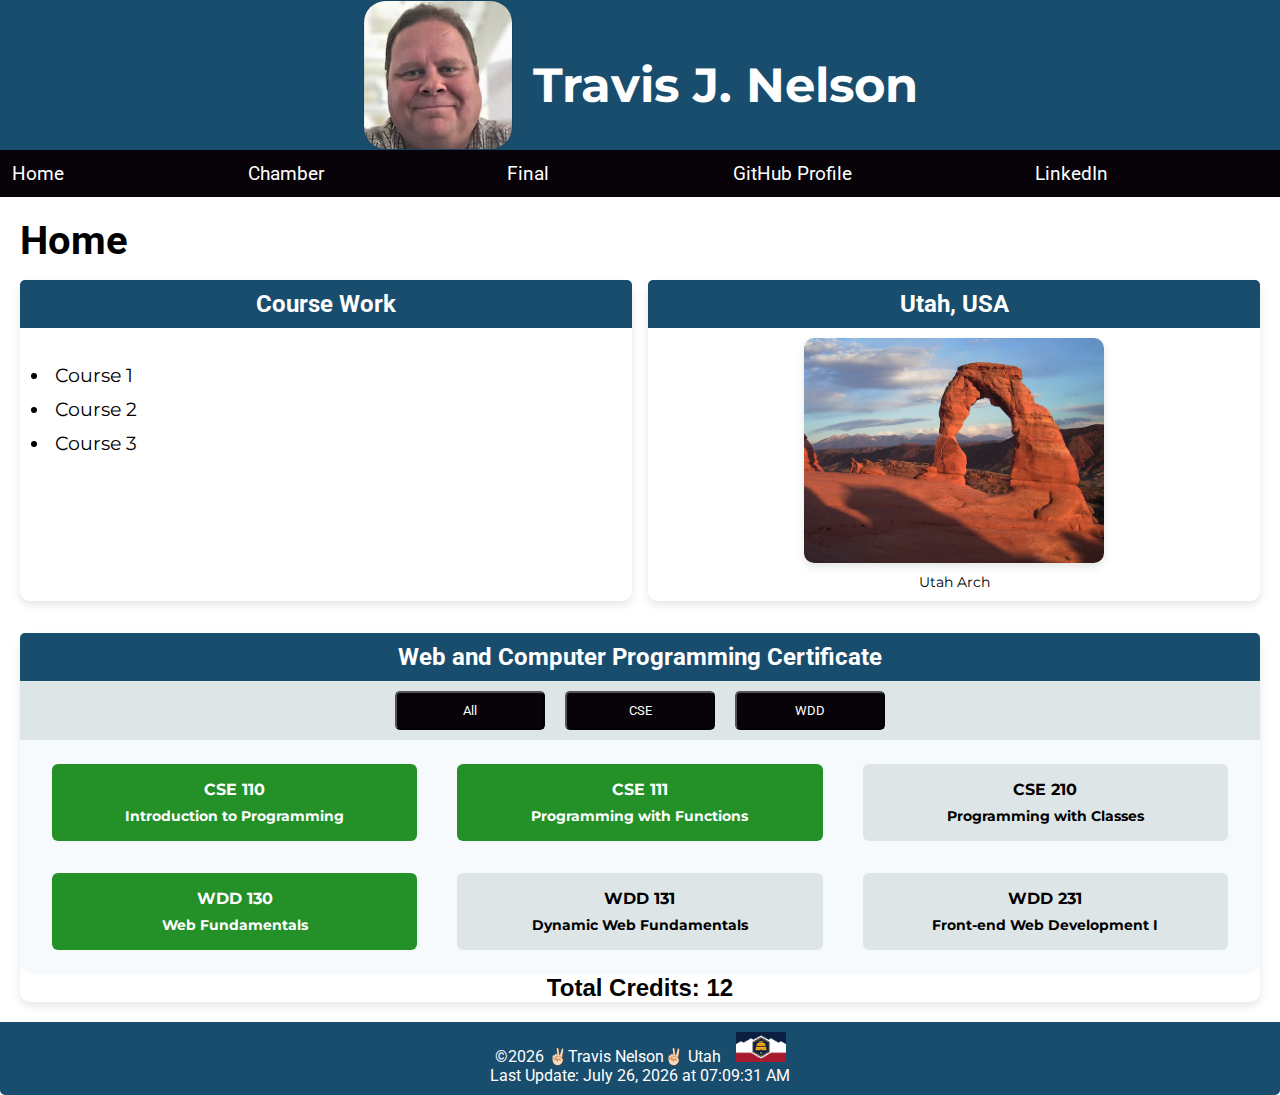
<file: index.html>
<!DOCTYPE html>
<html lang="en-US">

<head>
  <meta charset="UTF-8">
  <meta name="viewport" content="width=device-width, initial-scale=1.0">
  <meta name="author" content="Travis Nelson">
  <meta name="description" content="WDD 231 - Web Frontend Development I | Travis Nelson | To showcase my work in WDD231">
  <title>WDD 231 - Web Frontend Development I - Travis Nelson</title>
  <link rel="preconnect" href="https://fonts.googleapis.com">
  <link rel="preconnect" href="https://fonts.gstatic.com" crossorigin>
  <link rel="icon" type="image/x-icon" href="images/favicon.ico">
  <link rel="stylesheet" href="styles/base.css">
  <link
      href="https://fonts.googleapis.com/css2?family=Montserrat:ital,wght@0,100..900;1,100..900&family=Roboto:ital,wght@0,100..900;1,100..900&display=swap"
      rel="stylesheet">
  <script src="scripts/date.js" defer></script>
  <script src="scripts/course.js" defer></script>
  <script src="scripts/navigation.js" defer></script>
</head>

<body>
<header>
  <span id="page-header">
    <img id="profileImage" src="images/profile.jpg" alt="Travis Nelson">
    <h1>Travis J. Nelson</h1>
  </span>
  <div class="trigram">☰</div>
  <div class="cross">╳</div>
</header>
<nav class="navigation">
  <ul id="nav-list">
    <li><a href="#">Home</a></li>
    <li><a href="#">Chamber</a></li>
    <li><a href="#">Final</a></li>
    <li><a target="_blank" href="https://github.com/BYUI-LogicLover">GitHub Profile</a></li>
    <li><a target="_blank" href="http://www.linkedin.com/in/wrapperclass">LinkedIn</a></li>
  </ul>
</nav>
<main>
  <h1>Home</h1>
  <div class="main-content">
    <section class="left-section">
      <h2>Course Work</h2>
      <ul>
        <li>Course 1</li>
        <li>Course 2</li>
        <li>Course 3</li>
      </ul>
    </section>
    <section class="right-section">
      <h2>Utah, USA</h2>
      <figure>
        <img src="images/arch-sunset.jpg" alt="Utah Arch" class="utah-image">
        <figcaption>Utah Arch</figcaption>
      </figure>
    </section>
  </div>
  <section class="bottom-section">
    <h2>Web and Computer Programming Certificate</h2>
    <div class="courses-nav">
      <button id="all-button" type="button" class="active">All</button>
      <button id="cse-button" type="button">CSE</button>
      <button id="wdd-button" type="button">WDD</button>
    </div>
    <div id="courses" class="display-courses"></div>
    <div id="total-credits" class="display-credits"></div>
  </section>
</main>
<footer>
  <p>&copy;<span id="currentYear"></span>&nbsp;✌🏻Travis Nelson✌🏻&nbsp;Utah<img id="flag" src="images/utah-flag.jpg" alt="Utah Flag"></p>
  <p>Last Update: <span id="lastModified"></span></p>
</footer>
</body>
</html>
</file>
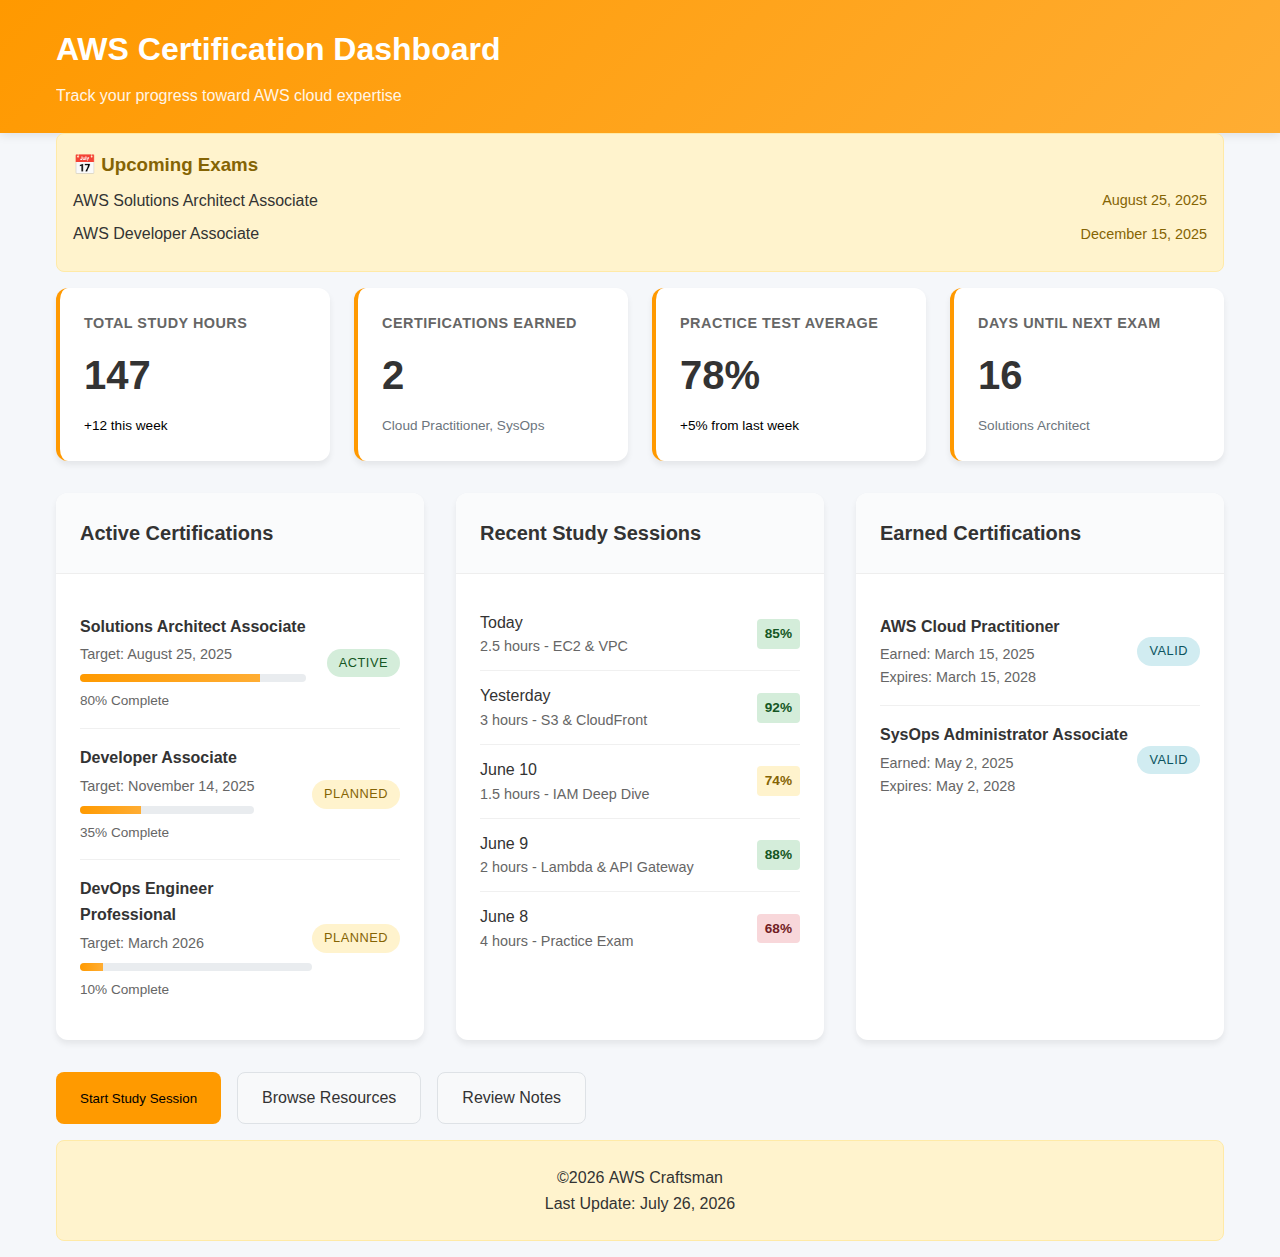
<file: project/index.html>
<!DOCTYPE html>
<html lang="en">
<head>
  <meta charset="UTF-8">
  <meta name="viewport" content="width=device-width, initial-scale=1.0">
  <meta name="author" content="Travis Nelson">
  <meta name="description" content="WDD 131 - Final Project | Travis Nelson | AWS Craftsman">
  <link rel="icon" type="image/x-icon" href="images/favicon.png">
  <link rel="stylesheet" href="styles/base.css">
  <link rel="preconnect" href="https://fonts.googleapis.com">
  <link rel="preconnect" href="https://fonts.gstatic.com" crossorigin>
  <link
      href="https://fonts.googleapis.com/css2?family=Montserrat:ital,wght@0,100..900;1,100..900&family=Roboto:ital,wght@0,100..900;1,100..900&display=swap"
      rel="stylesheet" media="print">
  <script src="scripts/date.js" defer></script>
  <script src="scripts/dashboard.js" defer></script>
  <title>AWS Certification Dashboard</title>
</head>
<body>
  <div class="header">
    <div class="container">
      <h1>AWS Certification Dashboard</h1>
      <p>Track your progress toward AWS cloud expertise</p>
    </div>
  </div>

  <div class="container">
    <div class="upcoming-exams">
    </div>

    <div class="stats-overview">
    </div>

    <div class="dashboard-grid">
      <div class="card">
        <div class="card-header">
          <h2>Active Certifications</h2>
        </div>
        <div class="card-content">
        </div>
      </div>

      <div class="card">
        <div class="card-header">
          <h2>Recent Study Sessions</h2>
        </div>
        <div class="card-content">
        </div>
      </div>

      <div class="card">
        <div class="card-header">
          <h2>Earned Certifications</h2>
        </div>
        <div class="card-content">
        </div>
      </div>
    </div>

    <div class="quick-actions">
      <button onclick="startStudySession()" class="btn btn-primary">Start Study Session</button>
      <a href="resources.html" class="btn btn-secondary">Browse Resources</a>
      <a href="notes.html" class="btn btn-secondary">Review Notes</a>
    </div>

    <div class="footer">
      <div class="footer-item">
        <div>&copy;<span id="currentYear"></span>&nbsp;AWS Craftsman</div>
        <div>Last Update: <span id="lastModified"></span></div>
      </div>
    </div>
  </div>
</body>
</html>
</file>
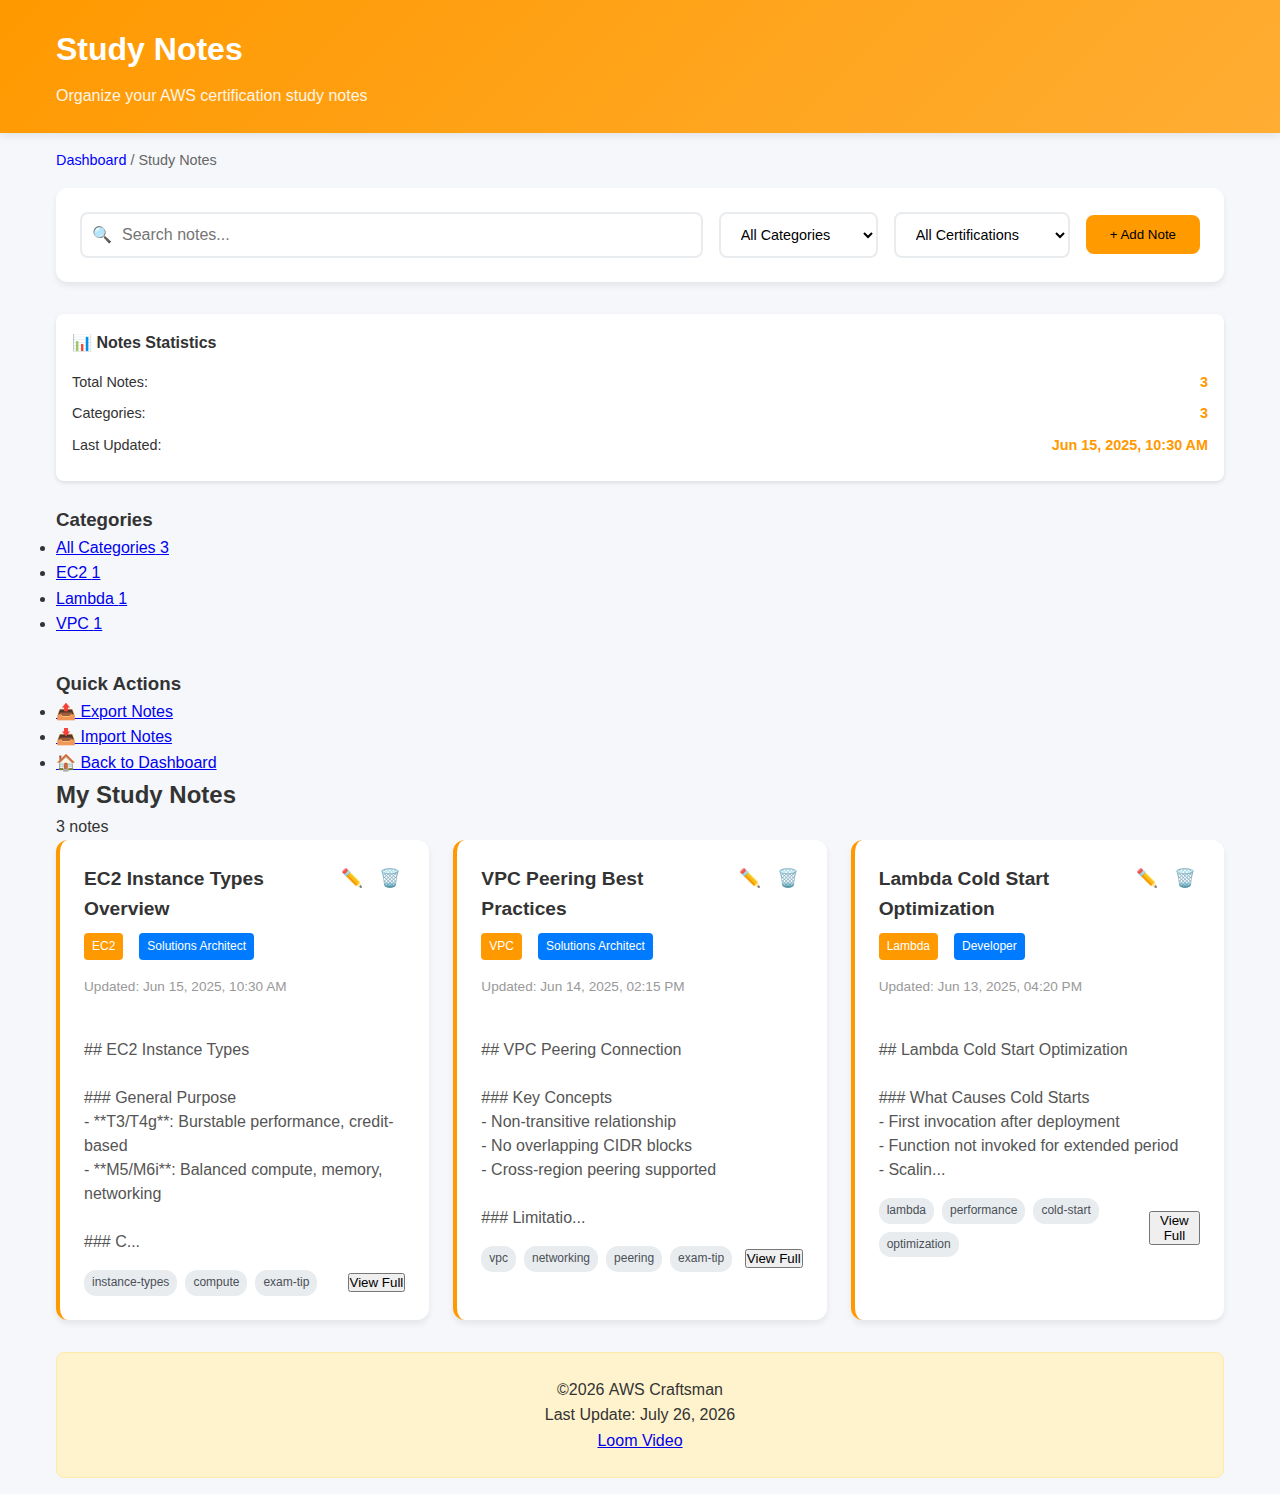
<file: project/notes.html>
<!DOCTYPE html>
<html lang="en">
<head>
  <meta charset="UTF-8">
  <meta name="viewport" content="width=device-width, initial-scale=1.0">
  <meta name="author" content="Travis Nelson">
  <meta name="description" content="WDD 131 - Final Project | Travis Nelson | AWS Craftsman">
  <link rel="preconnect" href="https://fonts.googleapis.com">
  <link rel="preconnect" href="https://fonts.gstatic.com" crossorigin>
  <link rel="icon" type="image/x-icon" href="images/favicon.png">
  <link rel="stylesheet" href="styles/base.css">
  <link
      href="https://fonts.googleapis.com/css2?family=Montserrat:ital,wght@0,100..900;1,100..900&family=Roboto:ital,wght@0,100..900;1,100..900&display=swap"
      rel="stylesheet">
  <script src="scripts/date.js" defer></script>
  <script src="scripts/notes.js" defer></script>
  <title>Study Notes - AWS Craftsman</title>
</head>
<body>
<div class="header">
  <div class="container">
    <h1>Study Notes</h1>
    <p>Organize your AWS certification study notes</p>
  </div>
</div>

<div class="container">
  <div class="breadcrumb">
    <a href="index.html">Dashboard</a> / Study Notes
  </div>

  <div class="notes-controls">
    <div class="controls-row">
      <div class="search-box">
        <span class="search-icon">🔍</span>
        <input type="text" id="searchNotes" placeholder="Search notes...">
      </div>
      <div class="filter-group">
        <select id="categoryFilter" class="filter-select">
          <option value="">All Categories</option>
          <option value="EC2">EC2</option>
          <option value="S3">S3</option>
          <option value="VPC">VPC</option>
          <option value="Lambda">Lambda</option>
          <option value="IAM">IAM</option>
          <option value="CloudFormation">CloudFormation</option>
          <option value="RDS">RDS</option>
          <option value="Other">Other</option>
        </select>
        <select id="certificationFilter" class="filter-select">
          <option value="">All Certifications</option>
          <option value="Solutions Architect">Solutions Architect</option>
          <option value="Developer">Developer</option>
          <option value="SysOps">SysOps</option>
          <option value="DevOps">DevOps</option>
          <option value="Security">Security</option>
        </select>
      </div>
      <button id="addNoteBtn" class="btn btn-primary" onclick="showNoteForm()">+ Add Note</button>
    </div>
  </div>

  <div class="main-layout">
    <div class="sidebar">
      <div class="notes-stats">
        <h4>📊 Notes Statistics</h4>
        <div class="stat-item">Total Notes: <span id="totalNotes">0</span></div>
        <div class="stat-item">Categories: <span id="totalCategories">0</span></div>
        <div class="stat-item">Last Updated: <span id="lastUpdated">Never</span></div>
      </div>

      <h3>Categories</h3>
      <ul id="categoryList" class="category-list">
        <!-- Populated by JavaScript -->
      </ul>

      <h3 style="margin-top: 2rem;">Quick Actions</h3>
      <ul class="category-list">
        <li class="category-item">
          <a href="#" id="exportNotes">📤 Export Notes</a>
        </li>
        <li class="category-item">
          <a href="#" id="importNotes">📥 Import Notes</a>
        </li>
        <li class="category-item">
          <a href="index.html">🏠 Back to Dashboard</a>
        </li>
      </ul>
    </div>

    <div class="main-content">
      <div class="section-header">
        <h2 class="section-title">My Study Notes</h2>
        <span id="notesCount" class="results-count">0 notes</span>
      </div>

      <div id="notesContainer" class="notes-grid">
      </div>

      <div id="noNotes" class="empty-state" style="display: none;">
        <div class="empty-icon">📝</div>
        <h3>No notes yet</h3>
        <p>Start by creating your first study note</p>
        <button class="btn btn-primary" onclick="showNoteForm()">Create First Note</button>
      </div>

      <div class="footer">
        <div class="footer-item">
          <div>&copy;<span id="currentYear"></span>&nbsp;AWS Craftsman</div>
          <div>Last Update: <span id="lastModified"></span></div>
          <div><a href="https://www.loom.com/share/691af7926ed94d2e97d653e1aea58fc1" alt="Loom Video">Loom Video</a></div>
        </div>
      </div>
    </div>
  </div>
</div>

<!-- Note Form Modal -->
<div id="noteModal" class="modal" style="display: none;">
  <div class="modal-content">
    <div class="modal-header">
      <h2 id="modalTitle">Add New Note</h2>
      <button class="modal-close" id="closeModal" onclick="closeNoteModal()">&times;</button>
    </div>
    <form id="noteForm" class="modal-body">
      <div class="form-group">
        <label for="noteTitle">Title *</label>
        <input type="text" id="noteTitle" required placeholder="Enter note title">
      </div>
      
      <div class="form-row">
        <div class="form-group">
          <label for="noteCategory">Category</label>
          <select id="noteCategory" required>
            <option value="">Select category</option>
            <option value="EC2">EC2</option>
            <option value="S3">S3</option>
            <option value="VPC">VPC</option>
            <option value="Lambda">Lambda</option>
            <option value="IAM">IAM</option>
            <option value="CloudFormation">CloudFormation</option>
            <option value="RDS">RDS</option>
            <option value="Other">Other</option>
          </select>
        </div>
        
        <div class="form-group">
          <label for="noteCertification">Certification</label>
          <select id="noteCertification">
            <option value="">Select certification</option>
            <option value="Solutions Architect">Solutions Architect</option>
            <option value="Developer">Developer</option>
            <option value="SysOps">SysOps</option>
            <option value="DevOps">DevOps</option>
            <option value="Security">Security</option>
          </select>
        </div>
      </div>
      
      <div class="form-group">
        <label for="noteContent">Content *</label>
        <textarea id="noteContent" rows="10" required placeholder="Enter your study notes here..."></textarea>
      </div>
      
      <div class="form-group">
        <label for="noteTags">Tags (comma-separated)</label>
        <input type="text" id="noteTags" placeholder="e.g., important, exam-tip, troubleshooting">
      </div>
      
      <div class="form-actions">
        <button type="button" id="cancelNote" class="btn btn-secondary" onclick="closeNoteModal()">Cancel</button>
        <button type="submit" id="saveNote" class="btn btn-primary">Save Note</button>
      </div>
    </form>
  </div>
</div>

<!-- Delete Confirmation Modal -->
<div id="deleteModal" class="modal" style="display: none;">
  <div class="modal-content modal-small">
    <div class="modal-header">
      <h2>Delete Note</h2>
      <button class="modal-close" id="closeDeleteModal">&times;</button>
    </div>
    <div class="modal-body">
      <p>Are you sure you want to delete this note? This action cannot be undone.</p>
      <div class="form-actions">
        <button type="button" id="cancelDelete" class="btn btn-secondary">Cancel</button>
        <button type="button" id="confirmDelete" class="btn btn-danger">Delete</button>
      </div>
    </div>
  </div>

</div>

</body>
</html>
</file>
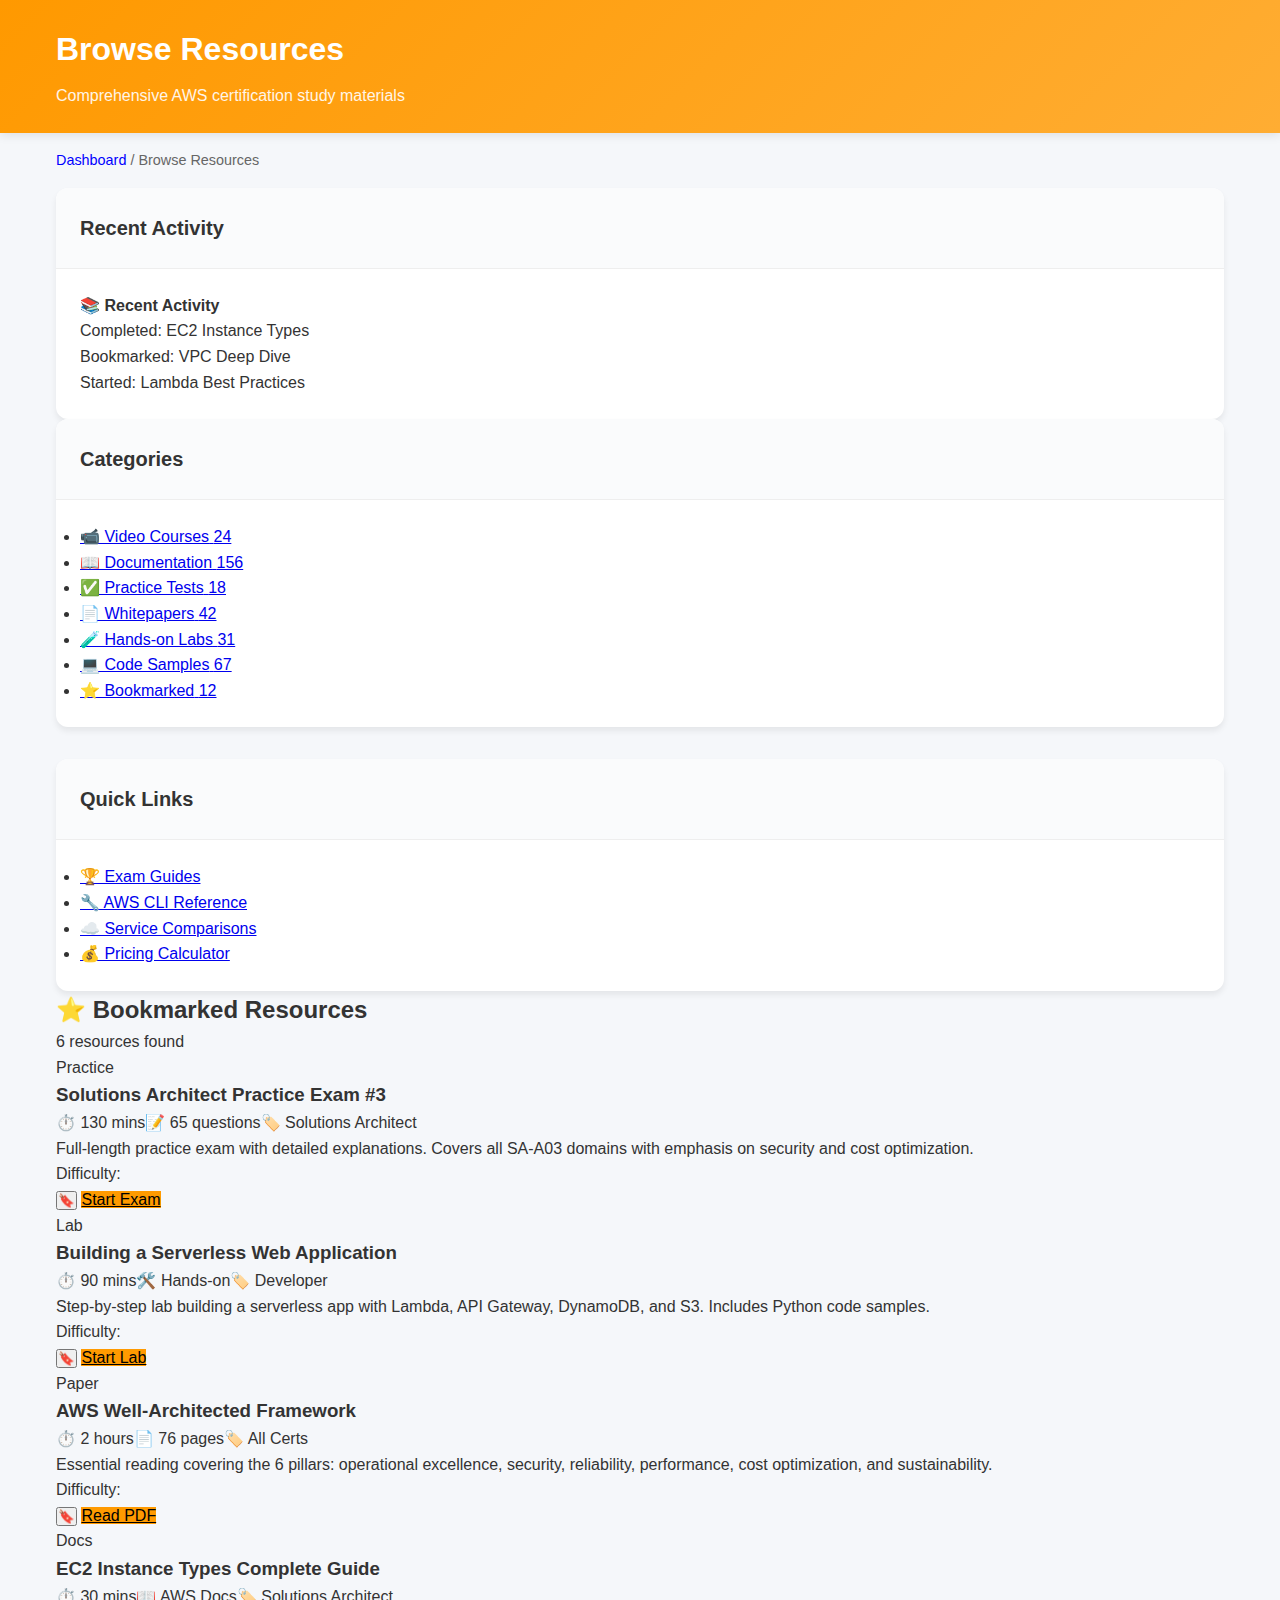
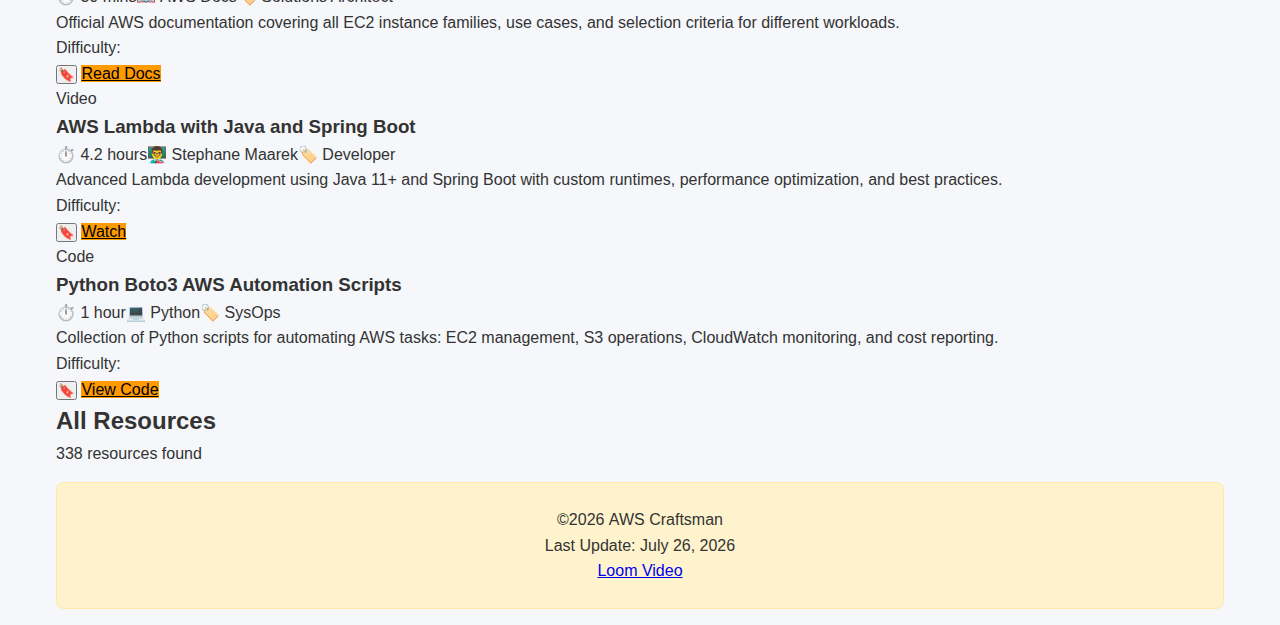
<file: project/resources.html>
<!DOCTYPE html>
<html lang="en">
<head>
  <meta charset="UTF-8">
  <meta name="viewport" content="width=device-width, initial-scale=1.0">
  <meta name="viewport" content="width=device-width, initial-scale=1.0">
  <meta name="author" content="Travis Nelson">
  <meta name="description" content="WDD 131 - Final Project | Travis Nelson | AWS Craftsman">
  <link rel="preconnect" href="https://fonts.googleapis.com">
  <link rel="preconnect" href="https://fonts.gstatic.com" crossorigin>
  <link rel="icon" type="image/x-icon" href="images/favicon.png">
  <link rel="stylesheet" href="styles/base.css">
  <link
          href="https://fonts.googleapis.com/css2?family=Montserrat:ital,wght@0,100..900;1,100..900&family=Roboto:ital,wght@0,100..900;1,100..900&display=swap"
          rel="stylesheet">
  <script src="scripts/date.js" defer></script>
  <script src="scripts/resources.js" defer></script>
  <title>AWS Certification Resources</title>
</head>
<body>
<div class="header">
  <div class="container">
    <h1>Browse Resources</h1>
    <p>Comprehensive AWS certification study materials</p>
  </div>
</div>

<div class="container">
  <div class="breadcrumb">
    <a href="index.html">Dashboard</a> / Browse Resources
  </div>

  <div class="main-layout">
    <div class="sidebar">
      <div class="card">
        <div class="card-header">
          <h2>Recent Activity</h2>
        </div>
        <div class="card-content">
          <div class="recent-activity">
          </div>
        </div>
      </div>

      <div class="card">
        <div class="card-header">
          <h2>Categories</h2>
        </div>
        <div class="card-content">
          <ul class="category-list">
          </ul>
        </div>
      </div>

      <div class="card" style="margin-top: 2rem;">
        <div class="card-header">
          <h2>Quick Links</h2>
        </div>
        <div class="card-content">
          <ul class="category-list">
          </ul>
        </div>
      </div>
    </div>

    <div class="main-content">
      <div class="bookmarked-section">
        <div class="section-header">
          <h2 class="section-title">⭐ Bookmarked Resources</h2>
          <span class="results-count">12 resources</span>
        </div>
        <div class="resources-grid">
        </div>
      </div>

      <div class="section-header">
        <h2 class="section-title">All Resources</h2>
        <span class="results-count">338 resources found</span>
      </div>

      <div class="resources-grid">
      </div>
    </div>
  </div>

  <div class="footer">
    <div class="footer-item">
      <div>&copy;<span id="currentYear"></span>&nbsp;AWS Craftsman</div>
      <div>Last Update: <span id="lastModified"></span></div>
      <div><a href="https://www.loom.com/share/691af7926ed94d2e97d653e1aea58fc1" alt="Loom Video">Loom Video</a></div>
    </div>
  </div>
</div>

</body>
</html>
</file>
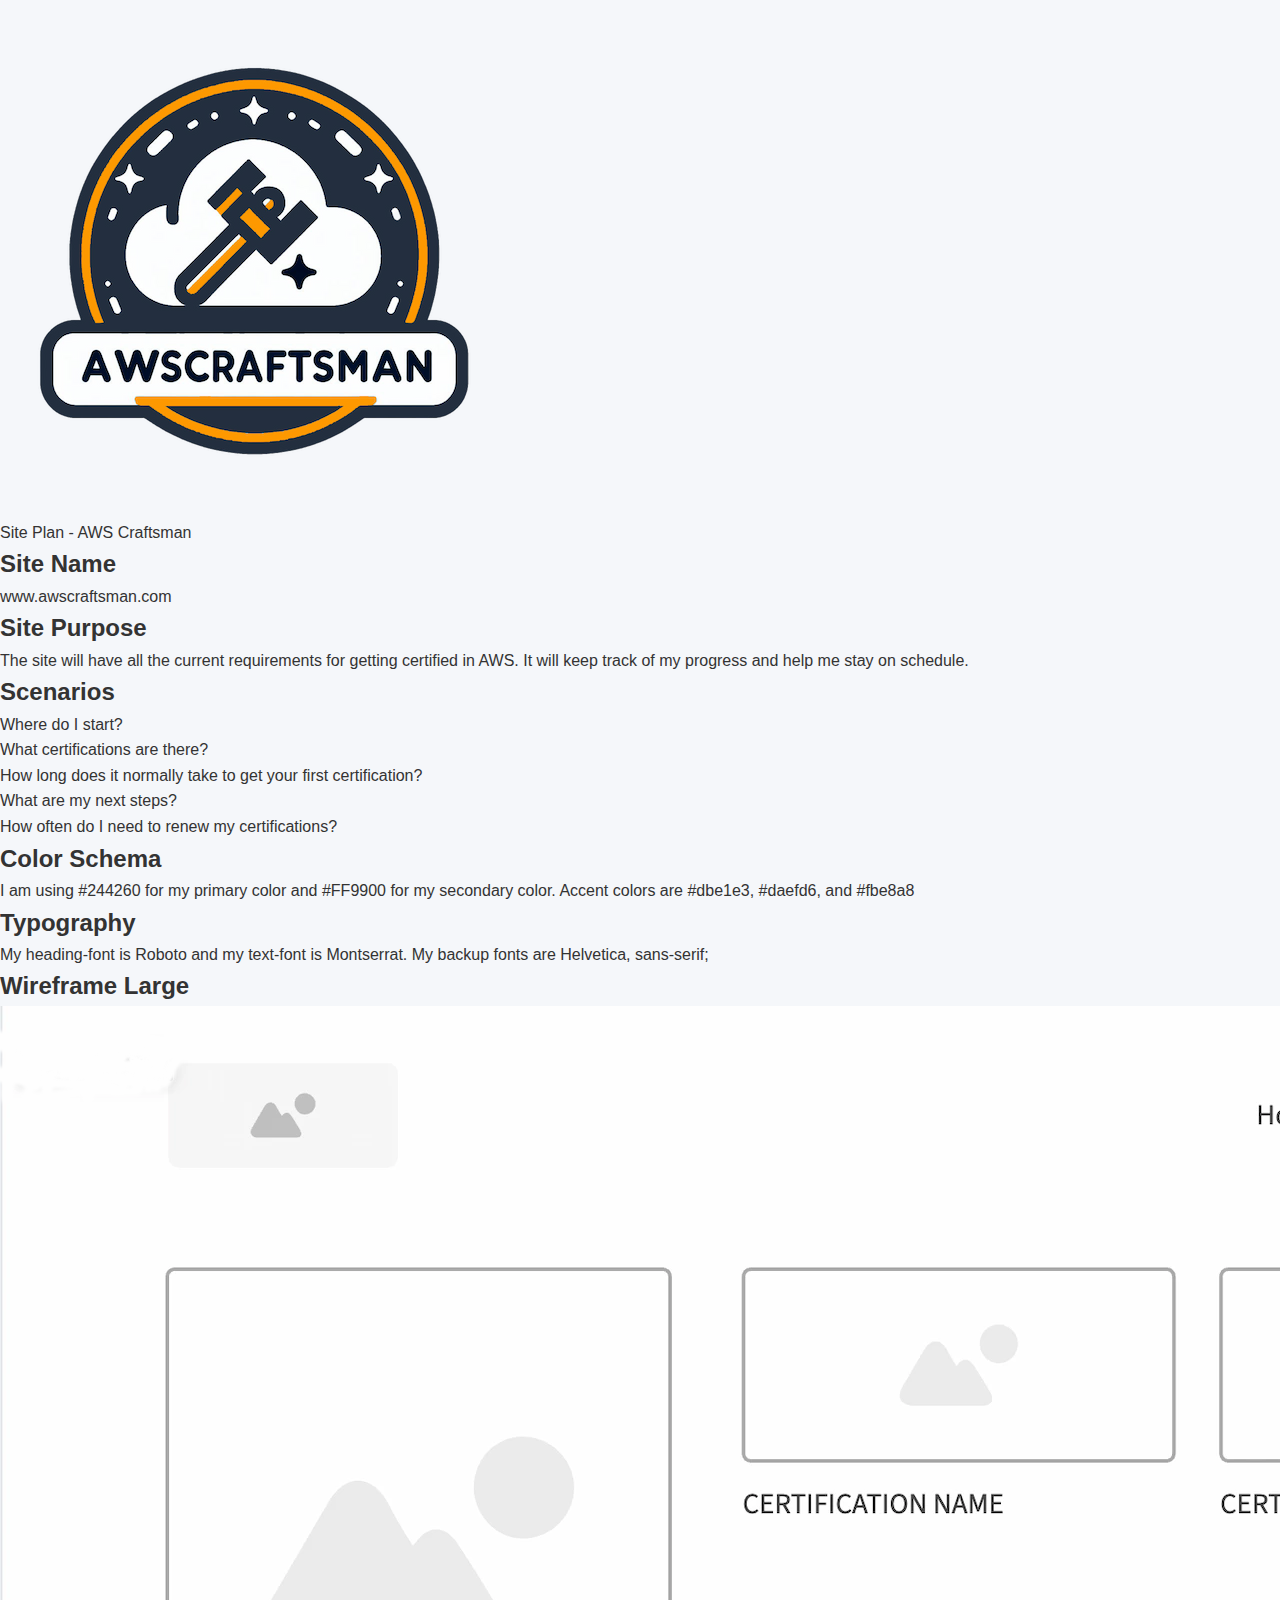
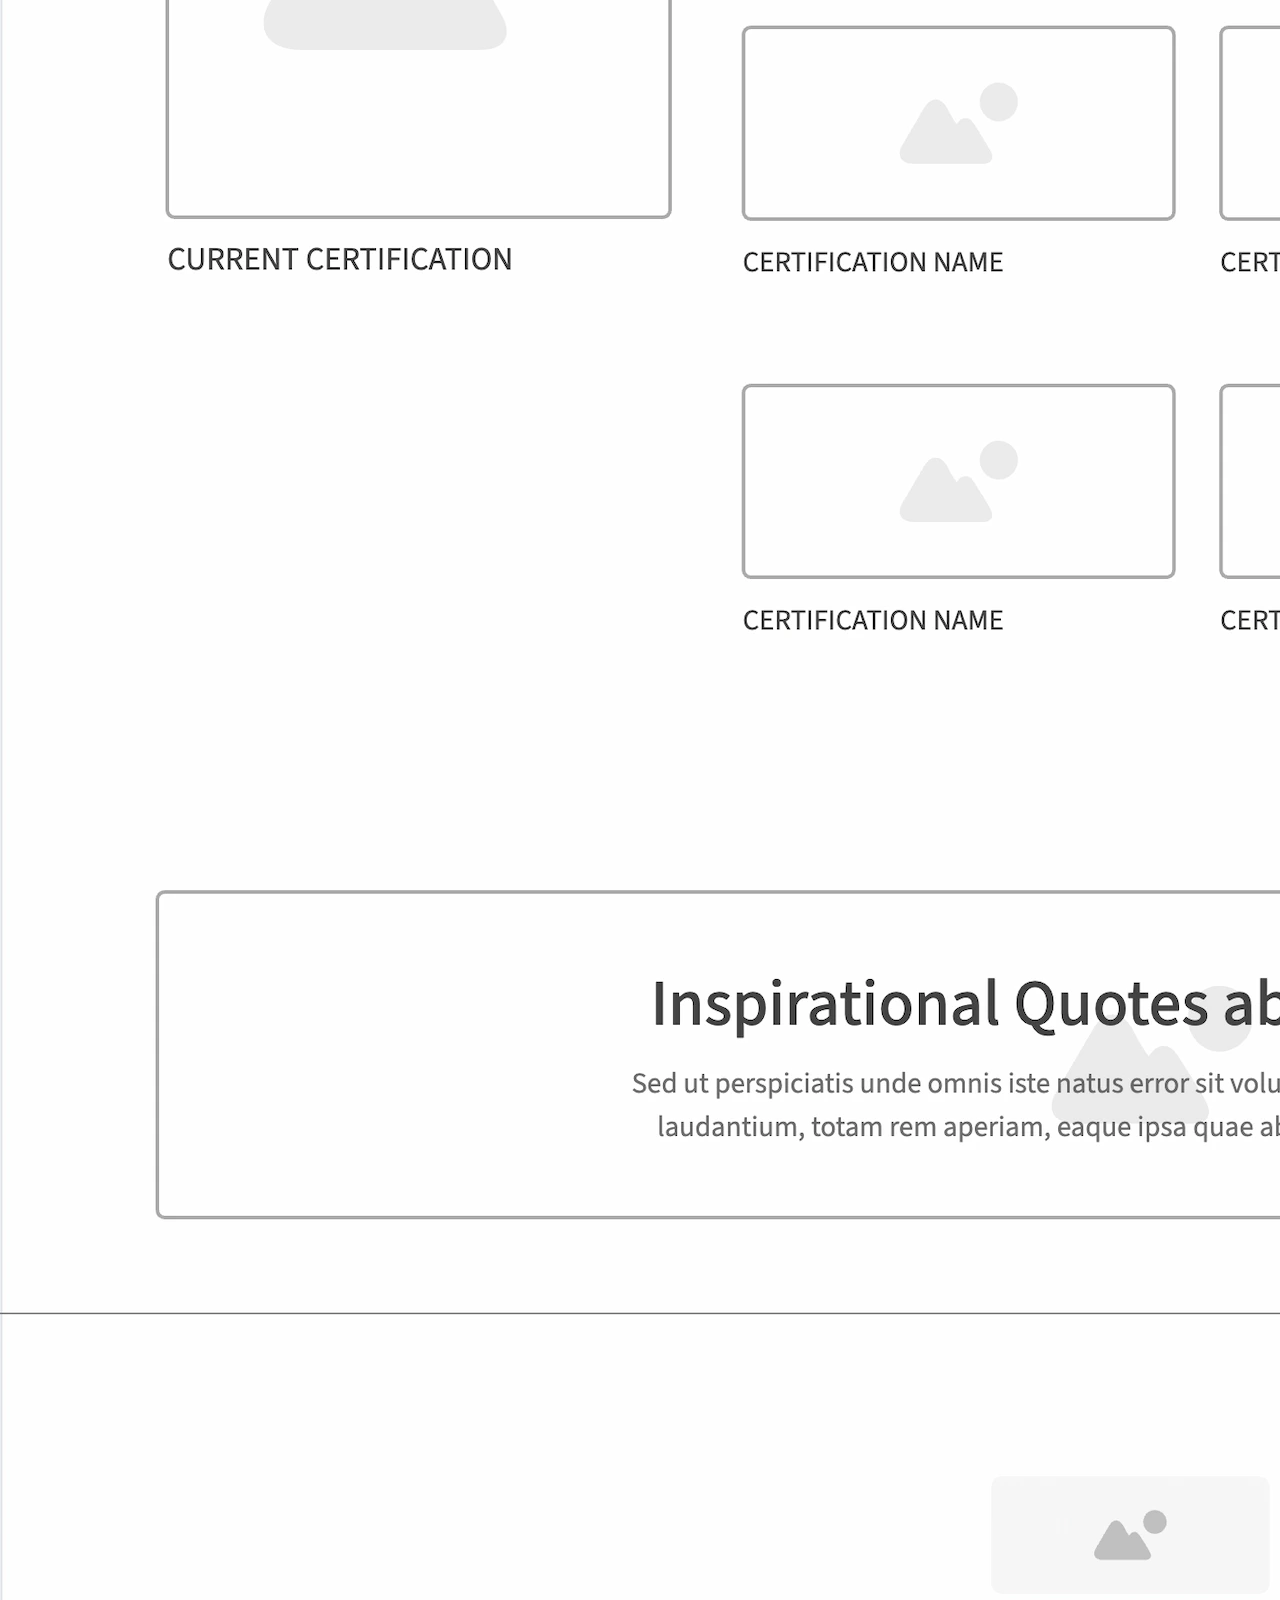
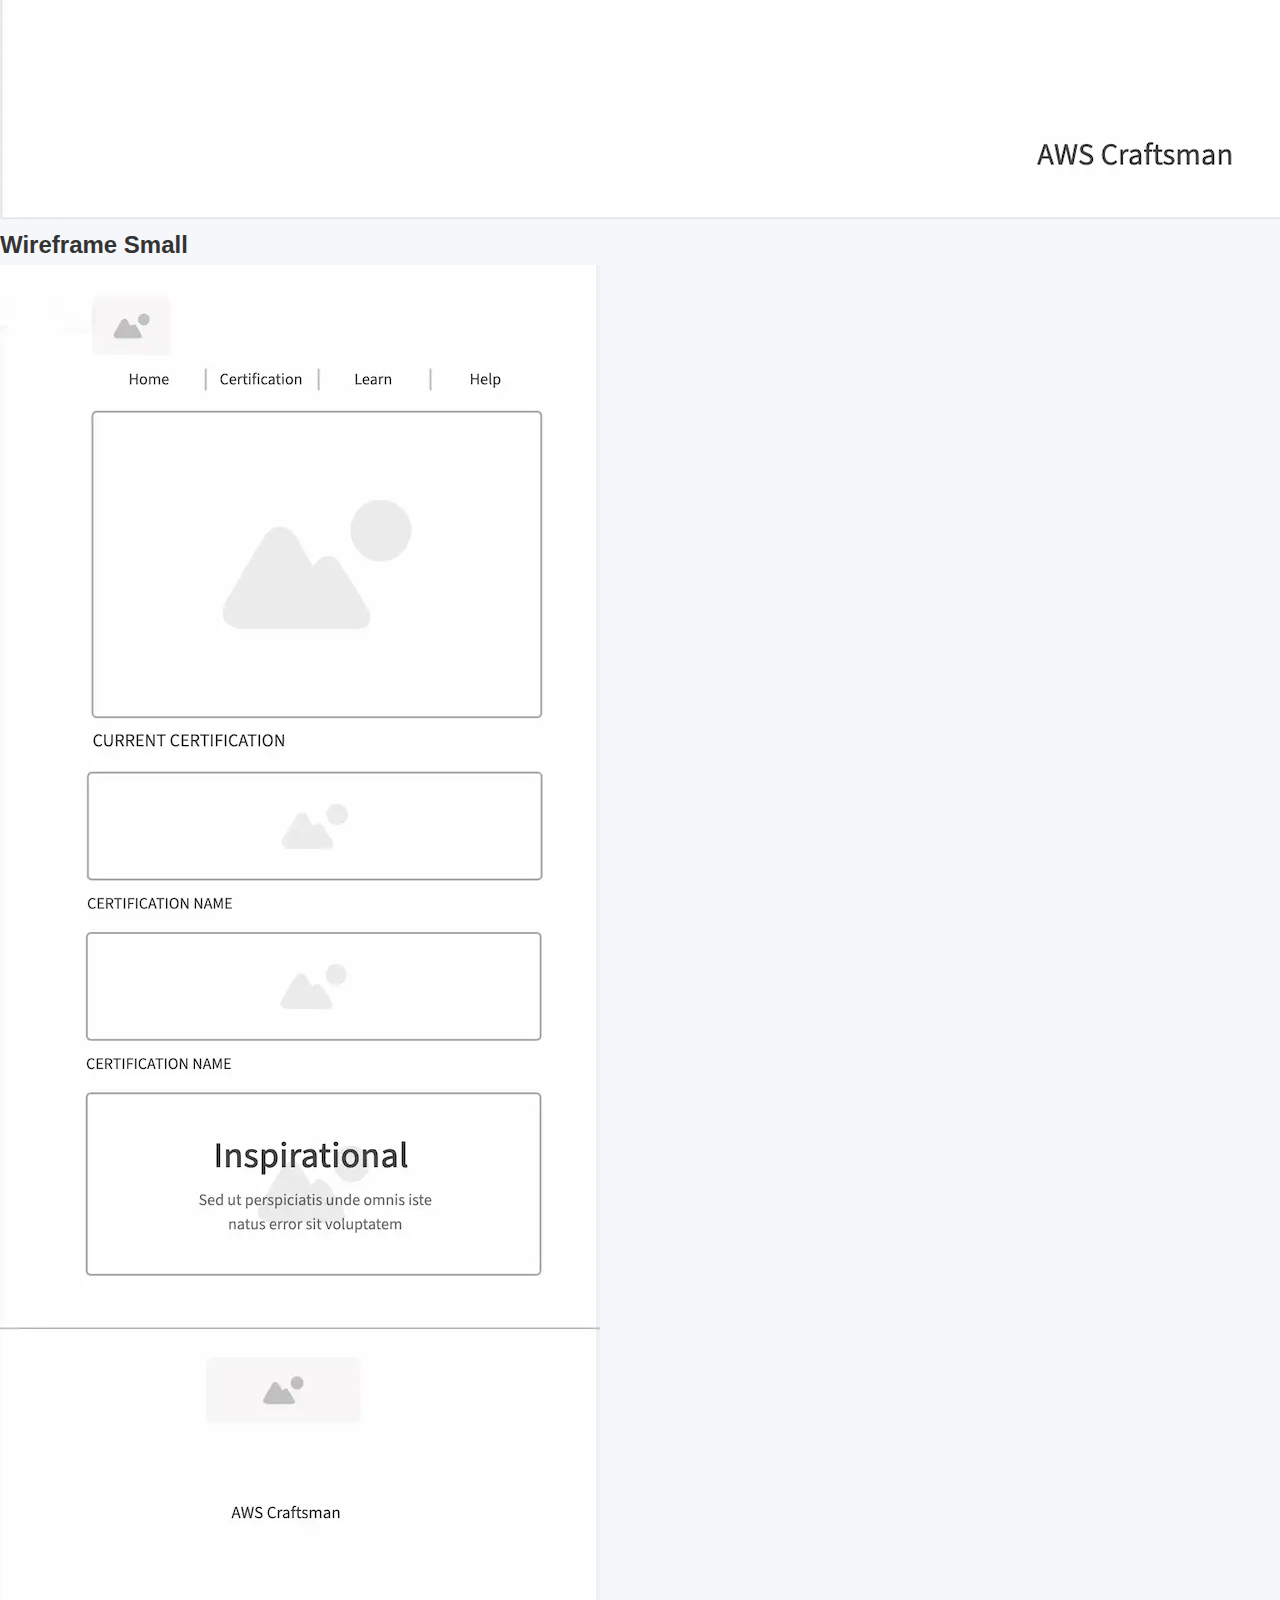
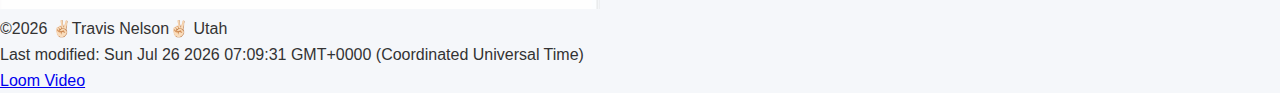
<file: project/siteplan.html>
<!DOCTYPE html>
<html lang="en-US">

<head>
  <meta charset="UTF-8">
  <meta name="viewport" content="width=device-width, initial-scale=1.0">
  <meta name="author" content="Travis Nelson">
  <meta name="description"
        content="WDD 131 - Dynamic Web Fundamentals Project | Travis Nelson | Site Plan">
  <title>WDD 131 - Dynamic Web Fundamentals - Travis Nelson</title>
  <link rel="stylesheet" href="styles/base.css">
  <link rel="preconnect" href="https://fonts.googleapis.com">
  <link rel="preconnect" href="https://fonts.gstatic.com" crossorigin>
  <link href="https://fonts.googleapis.com/css2?family=Montserrat:ital,wght@0,100..900;1,100..900&family=Roboto:ital,wght@0,100..900;1,100..900&display=swap"
        rel="stylesheet">
  <script src="scripts/dates.js" defer></script>
</head>

<body>
<header>
  <div id="page-header">
    <img src="images/awscraftsman_logo.webp" alt="AWS Craftsman">
    <p>Site Plan - AWS Craftsman</p>
  </div>
</header>
<main>
  <section>
    <h2>Site Name</h2>
    <p>www.awscraftsman.com</p>
  </section>
  <section>
    <h2>Site Purpose</h2>
    <p>The site will have all the current requirements for getting certified in AWS. It will keep track of my progress and help me stay on schedule.</p>
  </section>
  <section>
    <h2>Scenarios</h2>
    <ul>
      <li>Where do I start?</li>
      <li>What certifications are there?</li>
      <li>How long does it normally take to get your first certification?</li>
      <li>What are my next steps?</li>
      <li>How often do I need to renew my certifications?</li>
    </ul>
  </section>
  <section>
    <h2>Color Schema</h2>
    <p>I am using #244260 for my primary color and #FF9900 for my secondary color. Accent colors are #dbe1e3, #daefd6, and #fbe8a8</p>
  </section>
  <section>
    <h2>Typography</h2>
    <p>My heading-font is Roboto and my text-font is Montserrat. My backup fonts are Helvetica, sans-serif;</p>
  </section>
  <section>
    <h2>Wireframe Large</h2>
    <img class="large-view" src="images/large-view.webp" alt="Large View Wireframe">
  </section>
  <section>
    <h2>Wireframe Small</h2>
    <img class="small-view" src="images/small-view.webp" alt="Small View Wireframe">
  </section>

</main>
<footer>
  <p>&copy;<span id="currentYear"></span>&nbsp;✌🏻Travis Nelson✌🏻&nbsp;Utah</p>
  <p>Last modified: <span id="lastModified"></span></p>
  <div><a href="https://www.loom.com/share/691af7926ed94d2e97d653e1aea58fc1" alt="Loom Video">Loom Video</a></div>
</footer>
</body>

</html>
</file>
<file: styles/base.css>
:root {
    --primary-color: #194d6e;
    --secondary-color: #070308;
    --accent1-color: #dee5e7;
    --accent2-color: #239128;
    --heading-text-color: white;
    --heading-font: Roboto, Helvetica, sans-serif;
    --text-font: Montserrat, Helvetica, sans-serif;
    --padding: 1rem;
    --border: 1px solid rgb(0 0 0 / 0.1);
}

* {
    margin: 0;
    padding: 0;
    box-sizing: border-box;
}

body {
    max-width: 1500px;
    margin: 0 auto;
    align-content: center;
}

#page-header {
    background-color: var(--primary-color);
    display: flex;
    flex-direction: row;
    justify-content: center;
    align-items: center;
    font-family: var(--heading-font), serif;
}

#page-header img {
    border-radius: 15%;
    width: 150px;
    height: 150px;
    border: var(--border);
}

#page-header h1 {
    font-family: var(--text-font), serif;
    font-size: 3.0rem;
    color: var(--heading-text-color);
    margin-left: 20px;
    margin-top: 20px;
}

h1, h2, h3, h4, h5, h6 {
    font-family: 'Montserrat', 'Roboto', sans-serif;
}

h2 {
    background-color: var(--primary-color);
    color: var(--heading-text-color);
    font-family: var(--heading-font), serif;
    padding: var(--padding);
    margin: 0;
    border-top-left-radius: 5px;
    border-top-right-radius: 5px;
}

#menuToggle {
    display: none;
}

.trigram {
    display: none;
}

.cross {
    display: none;
}

.navigation ul {
    display: flex;
    flex-direction: row;
    list-style: none;
    justify-content: space-evenly;
    background: var(--secondary-color);
}

.navigation ul li {
    flex: 1 1 auto;
    font-family: var(--heading-font), serif;
    font-size: 1.2rem;
}

.navigation ul li a {
    display: block;
    color: var(--heading-text-color);
    padding: 0.75rem;
    text-decoration: none;
    text-align: center;
}

nav ul li a:hover {
    background: var(--accent1-color);
    color: black;
}

footer {
    background-color: var(--primary-color);
    font-family: var(--heading-font), serif;
    text-align: center;
    color: var(--heading-text-color);
    padding: 10px;
    border-bottom-left-radius: 5px;
    border-bottom-right-radius: 5px;
}

footer img {
    width: 50px;
    height: auto;
    margin-left: 15px;
}

main {
    display: flex;
    flex-wrap: wrap;
    max-width: 100%;
    padding: 20px;
}

main h1 {
    text-align: left;
    margin-bottom: 1rem;
    width: 100%;
    font-family: var(--heading-font), serif;
    color: black;
    font-size: 2.5rem;
}

.main-content {
    display: flex;
    flex-direction: row;
    gap: 1rem;
    width: 100%;
}

section h2 {
    background-color: var(--primary-color);
    color: var(--heading-text-color);
    text-align: center;
    padding: 10px;
}

section ul {
    padding: 30px;
}

.left-section {
    flex: 1;
    border-radius: 10px;
    box-shadow: 0 4px 8px rgba(0, 0, 0, 0.1);
    font-family: var(--text-font), serif;
}

.left-section li {
    padding: 5px;
    font-size: 1.2rem;
    color: black;
}

.right-section {
    flex: 1;
    border-radius: 10px;
    box-shadow: 0 4px 8px rgba(0, 0, 0, 0.1);
    align-items: center;
}

.right-section img {
    width: 300px;
    height: auto;
    border-radius: 10px;
}

figure {
    margin: 10px;
    padding: 0;
    display: flex;
    flex-direction: column;
    align-items: center;
    justify-content: center;
}

figure img {
    width: 100%;
    height: auto;
    border-radius: 10px;
    box-shadow: 0 4px 8px rgba(0, 0, 0, 0.1);
    margin-bottom: 10px;
}

figure figcaption {
    text-align: center;
    font-size: 0.9rem;
    color: black;
    font-family: var(--text-font), serif;
}

.bottom-section {
    width: 100%;
    min-height: 200px;
    border-radius: 10px;
    box-shadow: 0 4px 8px rgba(0, 0, 0, 0.1);
    align-items: stretch;
    display: flex;
    flex-direction: column;
    margin: 2rem auto 0 auto;
}

.courses-nav {
    display: flex;
    justify-content: center;
    align-items: center;
    background-color: var(--accent1-color);
    padding: 10px;
}

.courses-nav button {
    width: 150px;
    box-shadow: none;
    color: var(--heading-text-color);
    font-family: var(--heading-font), serif;
    text-decoration: none;
    padding: 10px 20px;
    background-color: var(--secondary-color);
    margin: 0 10px;
    border-radius: 5px;
}

.courses-nav button:hover {
    background-color: var(--primary-color);
    color: var(--heading-text-color);
}

.menu-small {
    display: flex;
    flex-direction: column;
    align-items: center;
    justify-content: center;
    width: 1rem;
}

.main-cards {
    display: flex;
    flex-direction: column;
    gap: 1rem;
}

.card {
    background: #fff;
    color: black;
    margin-bottom: 0;
    border-radius: 8px;
    box-shadow: 0 2px 8px #0001;
    padding: 1rem;
}

.certificate-section {
    background: #fff;
    margin-top: 1rem;
    border-radius: 8px;
    box-shadow: 0 2px 8px #0001;
    padding: 1rem;
}

.courses {
    display: flex;
    flex-direction: column;
    gap: 1rem;
}

.course-filters {
    display: flex;
    gap: 0.5rem;
    margin-bottom: 1rem;
}

.course-filters button {
    flex: 1;
    padding: 0.5rem;
    font-weight: bold;
    border: none;
    background: #111;
    color: #fff;
    border-radius: 4px;
    cursor: pointer;
    transition: background 0.2s;
}

.display-courses {
    display: grid;
    grid-template-columns: repeat(3, 1fr);
    gap: 2rem 2.5rem;
    justify-content: center;
    padding: 1.5rem 2rem 1.5rem 2rem;
    width: 100%;
    box-sizing: border-box;
    background: #f7fafd;
    border-radius: 0 0 12px 12px;
}

.course-card {
    display: flex;
    flex-direction: column;
    gap: 0.5rem;
    padding: 1rem;
    border-radius: 6px;
    font-weight: bold;
    font-family: var(--text-font), serif;
    background: var(--accent1-color);
    color: black;
    text-align: center;
    transition: background 0.2s;
}

.course-name {
    font-size: 0.9rem;
    font-family: var(--text-font), serif;
    color: black;
}

.course-name.completed {
    font-size: 0.9rem;
    font-family: var(--text-font), serif;
    color: white;
}

.course-card.completed {
    padding: 1rem;
    border-radius: 6px;
    font-weight: bold;
    font-family: var(--text-font), serif;
    background: var(--accent2-color);
    color: white;
}

.display-credits {
    font-weight: bold;
    text-align: center;
    font-size: 1.5rem;
    color: black;
    font-family: var(--heading-text-color), sans-serif;
}

@media screen and (min-width: 768px) {
    .trigram {
        display: none;
    }

    .cross {
        display: none;
    }

    .navigation ul {
        flex-direction: row;

        justify-content: left;
        width: 100%;
        background: var(--secondary-color);
    }

    .navigation ul li a {
        color: var(--heading-text-color);
        padding: 0.75rem;
        text-decoration: none;
        text-align: left;
    }

    .main-content {
        display: flex;
        flex-direction: row;
        gap: 1rem;
        width: 100%;
    }
}

@media screen and (max-width: 767px) {
    .trigram {
        background: none;
        border: none;
        color: #fff;
        font-size: 2rem;
        position: absolute;
        right: 1rem;
        top: 1rem;
        cursor: pointer;
        display: block;
    }

    .cross {
        display: none;
        background: none;
        border: none;
        color: #fff;
        font-size: 1rem;
        position: absolute;
        right: 1rem;
        top: 1rem;
        cursor: pointer;
    }

    .navigation ul {
        flex-direction: column;
        justify-content: left;
        width: 100%;
        background: var(--secondary-color);
    }

    .navigation ul li a {
        color: var(--heading-text-color);
        padding: 0.75rem;
        text-decoration: none;
        text-align: left;
    }

    .main-content {
        display: flex;
        flex-direction: column;
        gap: 1rem;
        width: 100%;
    }
}
</file>
<file: project/styles/base.css>
:root {
    --primary-color: #FF9900;
    --secondary-color: #666;
    --accent1-color: #ffad33;
    --accent2-color: #f57c00;
    --accent3-color: #f57c00;
    --bookmark-color: #ffc107;
    --heading-text-color: white;
    --heading-font: Roboto, Helvetica, sans-serif;
    --text-font: Montserrat, Helvetica, sans-serif;
    --padding: 1rem;
    --border: 1px solid rgb(0 0 0 / 0.1);
}

* {
    margin: 0;
    padding: 0;
    box-sizing: border-box;
}

body {
    font-family: 'Segoe UI', Tahoma, Geneva, Verdana, sans-serif;
    background-color: #f5f7fa;
    color: #333;
    line-height: 1.6;
}

/* Notes Page Styles */
.notes-controls {
    background: white;
    padding: 1.5rem;
    border-radius: 12px;
    box-shadow: 0 4px 6px rgba(0,0,0,0.07);
    margin-bottom: 2rem;
}

.notes-grid {
    display: grid;
    grid-template-columns: repeat(auto-fill, minmax(350px, 1fr));
    gap: 1.5rem;
    margin-bottom: 2rem;
}

.note-card {
    background: white;
    border-radius: 12px;
    padding: 1.5rem;
    box-shadow: 0 4px 6px rgba(0,0,0,0.07);
    transition: all 0.3s ease;
    border-left: 4px solid var(--primary-color);
}

.note-card:hover {
    transform: translateY(-2px);
    box-shadow: 0 8px 20px rgba(0,0,0,0.1);
}

.note-header {
    margin-bottom: 1rem;
}

.note-title-row {
    display: flex;
    justify-content: space-between;
    align-items: flex-start;
    margin-bottom: 0.5rem;
}

.note-title {
    font-size: 1.2rem;
    font-weight: 600;
    color: #333;
    margin: 0;
    flex: 1;
    margin-right: 1rem;
}

.note-actions {
    display: flex;
    gap: 0.5rem;
}

.btn-icon {
    background: none;
    border: none;
    font-size: 1.1rem;
    cursor: pointer;
    padding: 0.25rem;
    border-radius: 4px;
    transition: background-color 0.2s;
}

.btn-icon:hover {
    background-color: #f5f7fa;
}

.note-meta {
    display: flex;
    gap: 1rem;
    flex-wrap: wrap;
    align-items: center;
    font-size: 0.85rem;
    color: #666;
}

.note-category {
    background: var(--primary-color);
    color: white;
    padding: 0.25rem 0.5rem;
    border-radius: 4px;
    font-size: 0.75rem;
    font-weight: 500;
}

.cert-badge {
    background: #007bff;
    color: white;
    padding: 0.25rem 0.5rem;
    border-radius: 4px;
    font-size: 0.75rem;
    font-weight: 500;
}

.note-date {
    color: #999;
}

.note-content {
    color: #555;
    line-height: 1.5;
    margin-bottom: 1rem;
    white-space: pre-line;
}

.note-footer {
    display: flex;
    justify-content: space-between;
    align-items: center;
}

.note-tags {
    display: flex;
    gap: 0.5rem;
    flex-wrap: wrap;
}

.tag {
    background: #e9ecef;
    color: #495057;
    padding: 0.2rem 0.5rem;
    border-radius: 12px;
    font-size: 0.75rem;
    font-weight: 500;
}

.notes-stats {
    background: white;
    padding: 1rem;
    border-radius: 8px;
    box-shadow: 0 2px 4px rgba(0,0,0,0.1);
    margin-bottom: 1.5rem;
}

.notes-stats h4 {
    margin-bottom: 1rem;
    color: #333;
}

.stat-item {
    display: flex;
    justify-content: space-between;
    margin-bottom: 0.5rem;
    font-size: 0.9rem;
}

.stat-item span {
    font-weight: 600;
    color: var(--primary-color);
}

/* Modal Styles */
.modal {
    display: none;
    position: fixed;
    top: 0;
    left: 0;
    width: 100%;
    height: 100%;
    background: rgba(0,0,0,0.5);
    z-index: 1000;
    align-items: center;
    justify-content: center;
    padding: 1rem;
}

.modal-content {
    background: white;
    border-radius: 12px;
    width: 100%;
    max-width: 600px;
    max-height: 90vh;
    overflow-y: auto;
    box-shadow: 0 20px 40px rgba(0,0,0,0.2);
}

.modal-large {
    max-width: 800px;
}

.modal-small {
    max-width: 400px;
}

.modal-header {
    display: flex;
    justify-content: space-between;
    align-items: center;
    padding: 1.5rem;
    border-bottom: 1px solid #e9ecef;
}

.modal-header h2 {
    margin: 0;
    color: #333;
}

.modal-close {
    background: none;
    border: none;
    font-size: 1.5rem;
    cursor: pointer;
    color: #999;
    padding: 0;
    width: 30px;
    height: 30px;
    display: flex;
    align-items: center;
    justify-content: center;
    border-radius: 50%;
    transition: all 0.2s;
}

.modal-close:hover {
    background: #f5f7fa;
    color: #333;
}

.modal-body {
    padding: 1.5rem;
}

.form-group {
    margin-bottom: 1.5rem;
}

.form-row {
    display: grid;
    grid-template-columns: 1fr 1fr;
    gap: 1rem;
}

.form-group label {
    display: block;
    margin-bottom: 0.5rem;
    font-weight: 600;
    color: #333;
}

.form-group input,
.form-group select,
.form-group textarea {
    width: 100%;
    padding: 0.75rem;
    border: 1px solid #ddd;
    border-radius: 8px;
    font-size: 1rem;
    transition: border-color 0.2s;
}

.form-group input:focus,
.form-group select:focus,
.form-group textarea:focus {
    outline: none;
    border-color: blue;
    box-shadow: 0 0 0 3px rgba(255, 153, 0, 0.1);
}

.form-group textarea {
    resize: vertical;
    min-height: 120px;
}

.form-actions {
    display: flex;
    gap: 1rem;
    justify-content: flex-end;
    margin-top: 2rem;
}

.btn-danger {
    background: #dc3545;
    border-color: #dc3545;
}

.btn-danger:hover {
    background: #c82333;
    border-color: #bd2130;
}

.empty-state {
    text-align: center;
    padding: 3rem 2rem;
    color: #666;
}

.empty-icon {
    font-size: 4rem;
    margin-bottom: 1rem;
}

.empty-state h3 {
    margin-bottom: 0.5rem;
    color: #333;
}

.empty-state p {
    margin-bottom: 2rem;
}

/* Responsive Design for Notes */
@media (max-width: 768px) {
    .notes-grid {
        grid-template-columns: 1fr;
    }
    
    .form-row {
        grid-template-columns: 1fr;
    }
    
    .modal-content {
        margin: 1rem;
        max-width: calc(100% - 2rem);
    }
    
    .note-title-row {
        flex-direction: column;
        align-items: flex-start;
    }
    
    .note-title {
        margin-right: 0;
        margin-bottom: 0.5rem;
    }
    
    .note-meta {
        font-size: 0.8rem;
    }
    
    .form-actions {
        flex-direction: column;
    }
}

.breadcrumb {
    margin: 1rem 0;
    color: #666;
    font-size: 0.9rem;
}

.breadcrumb a {
    color: blue;
    text-decoration: none;
}

.breadcrumb a:hover {
    text-decoration: underline;
}

.controls {
    background: white;
    padding: 1.5rem;
    border-radius: 12px;
    box-shadow: 0 4px 6px rgba(0,0,0,0.07);
    margin-bottom: 2rem;
}

.controls-row {
    display: flex;
    gap: 1rem;
    align-items: center;
    flex-wrap: wrap;
}

.search-box {
    flex: 1;
    min-width: 250px;
    position: relative;
}

.search-box input {
    width: 100%;
    padding: 0.75rem 1rem 0.75rem 2.5rem;
    border: 2px solid #e9ecef;
    border-radius: 8px;
    font-size: 1rem;
}

.search-box input:focus {
    outline: none;
    border-color: var(--primary-color);
}

.search-icon {
    position: absolute;
    left: 0.75rem;
    top: 50%;
    transform: translateY(-50%);
    color: #6c757d;
}

.filter-group {
    display: flex;
    gap: 1rem;
    align-items: center;
}

.filter-select {
    padding: 0.75rem 1rem;
    border: 2px solid #e9ecef;
    border-radius: 8px;
    background: white;
    font-size: 0.9rem;
    cursor: pointer;
}

.filter-select:focus {
    outline: none;
    border-color: var(--primary-color);
}

.header {
    background: linear-gradient(135deg, var(--primary-color), var(--accent1-color));
    color: white;
    padding: 1.5rem 0;
    box-shadow: 0 2px 10px rgba(0,0,0,0.1);
}

.container {
    max-width: 1200px;
    margin: 0 auto;
    padding: 0 1rem;
}

.header h1 {
    font-size: 2rem;
    font-weight: 600;
}

.header p {
    opacity: 0.9;
    margin-top: 0.5rem;
}

.dashboard-grid {
    display: grid;
    grid-template-columns: 1fr 1fr 1fr;
    gap: 2rem;
    margin: 2rem 0;
}

.stats-overview {
    grid-column: 1 / -1;
    display: grid;
    grid-template-columns: repeat(auto-fit, minmax(250px, 1fr));
    gap: 1.5rem;
    margin-bottom: 2rem;
}

.stat-card {
    background: white;
    padding: 1.5rem;
    border-radius: 12px;
    box-shadow: 0 4px 6px rgba(0,0,0,0.07);
    border-left: 4px solid var(--primary-color);
}

.stat-card h3 {
    color: #666;
    font-size: 0.9rem;
    text-transform: uppercase;
    letter-spacing: 0.5px;
    margin-bottom: 0.5rem;
}

.stat-card .number {
    font-size: 2.5rem;
    font-weight: 700;
    color: #333;
}

.stat-card .change {
    font-size: 0.85rem;
    margin-top: 0.5rem;
}

.positive { color: black; }
.neutral { color: #6c757d; }

.card {
    background: white;
    border-radius: 12px;
    box-shadow: 0 4px 6px rgba(0,0,0,0.07);
    overflow: hidden;
}

.card-header {
    padding: 1.5rem;
    border-bottom: 1px solid #eee;
    background: #fafbfc;
}

.card-header h2 {
    font-size: 1.25rem;
    color: #333;
    font-weight: 600;
}

.card-content {
    padding: 1.5rem;
}

.cert-item {
    display: flex;
    align-items: center;
    justify-content: space-between;
    padding: 1rem 0;
    border-bottom: 1px solid #f0f0f0;
}

.cert-item:last-child {
    border-bottom: none;
}

.cert-info h4 {
    color: #333;
    margin-bottom: 0.25rem;
}

.cert-info p {
    color: #666;
    font-size: 0.9rem;
}

.cert-status {
    text-align: right;
}

.status-badge {
    display: inline-block;
    padding: 0.25rem 0.75rem;
    border-radius: 20px;
    font-size: 0.8rem;
    font-weight: 500;
    text-transform: uppercase;
    letter-spacing: 0.5px;
}

.status-active { background: #d4edda; color: #155724; }
.status-planned { background: #fff3cd; color: #856404; }
.status-completed { background: #d1ecf1; color: #0c5460; }

.progress-bar {
    width: 100%;
    height: 8px;
    background: #e9ecef;
    border-radius: 4px;
    overflow: hidden;
    margin: 0.5rem 0;
}

.progress-fill {
    height: 100%;
    background: linear-gradient(90deg, #ff9a00, #ffad33);
    transition: width 0.3s ease;
}

.progress-text {
    font-size: 0.85rem;
    color: #666;
    margin-top: 0.25rem;
}

.study-session {
    display: flex;
    justify-content: space-between;
    align-items: center;
    padding: 0.75rem 0;
    border-bottom: 1px solid #f0f0f0;
}

.study-session:last-child {
    border-bottom: none;
}

.session-date {
    font-weight: 500;
    color: #333;
}

.session-duration {
    color: #666;
    font-size: 0.9rem;
}

.session-score {
    font-weight: 600;
    padding: 0.25rem 0.5rem;
    border-radius: 4px;
    font-size: 0.85rem;
}

.score-good { background: #d4edda; color: #155724; }
.score-ok { background: #fff3cd; color: #856404; }
.score-poor { background: #f8d7da; color: #721c24; }
.score-pending { background: #e2e3e5; color: #383d41; }

.quick-actions {
    grid-column: 1 / -1;
    display: flex;
    gap: 1rem;
    margin-top: 1rem;
}

.btn {
    padding: 0.75rem 1.5rem;
    border: none;
    border-radius: 8px;
    font-weight: 500;
    text-decoration: none;
    display: inline-block;
    cursor: pointer;
    transition: all 0.2s ease;
}

.btn-primary {
    background: #ff9a00;
    color: black;
}

.btn-primary:hover {
    background: #e68900;
    transform: translateY(-1px);
}

.btn-secondary {
    background: #f8f9fa;
    color: #333;
    border: 1px solid #dee2e6;
}

.btn-secondary:hover {
    background: #e9ecef;
}

.upcoming-exams {
    background: #fff3cd;
    border: 1px solid #ffeaa7;
    border-radius: 8px;
    padding: 1rem;
    margin-bottom: 1rem;
}

.upcoming-exams h3 {
    color: #856404;
    margin-bottom: 0.5rem;
}

.exam-item {
    display: flex;
    justify-content: space-between;
    align-items: center;
    margin: 0.5rem 0;
}

.exam-name {
    font-weight: 500;
    color: #333;
}

.exam-date {
    color: #856404;
    font-size: 0.9rem;
}

.footer {
    background: #fff3cd;
    border: 1px solid #ffeaa7;
    border-radius: 8px;
    padding: 1rem;
    margin-bottom: 1rem;
    margin-top: 1rem;
}

.footer-item {
    display: flex;
    flex-direction: column;
    align-items: center;
    margin: 0.5rem 0;
}

@media (max-width: 768px) {
    .dashboard-grid {
        grid-template-columns: 1fr;
    }

    .stats-overview {
        grid-template-columns: 1fr;
    }

    .quick-actions {
        flex-direction: column;
    }
}
</file>
